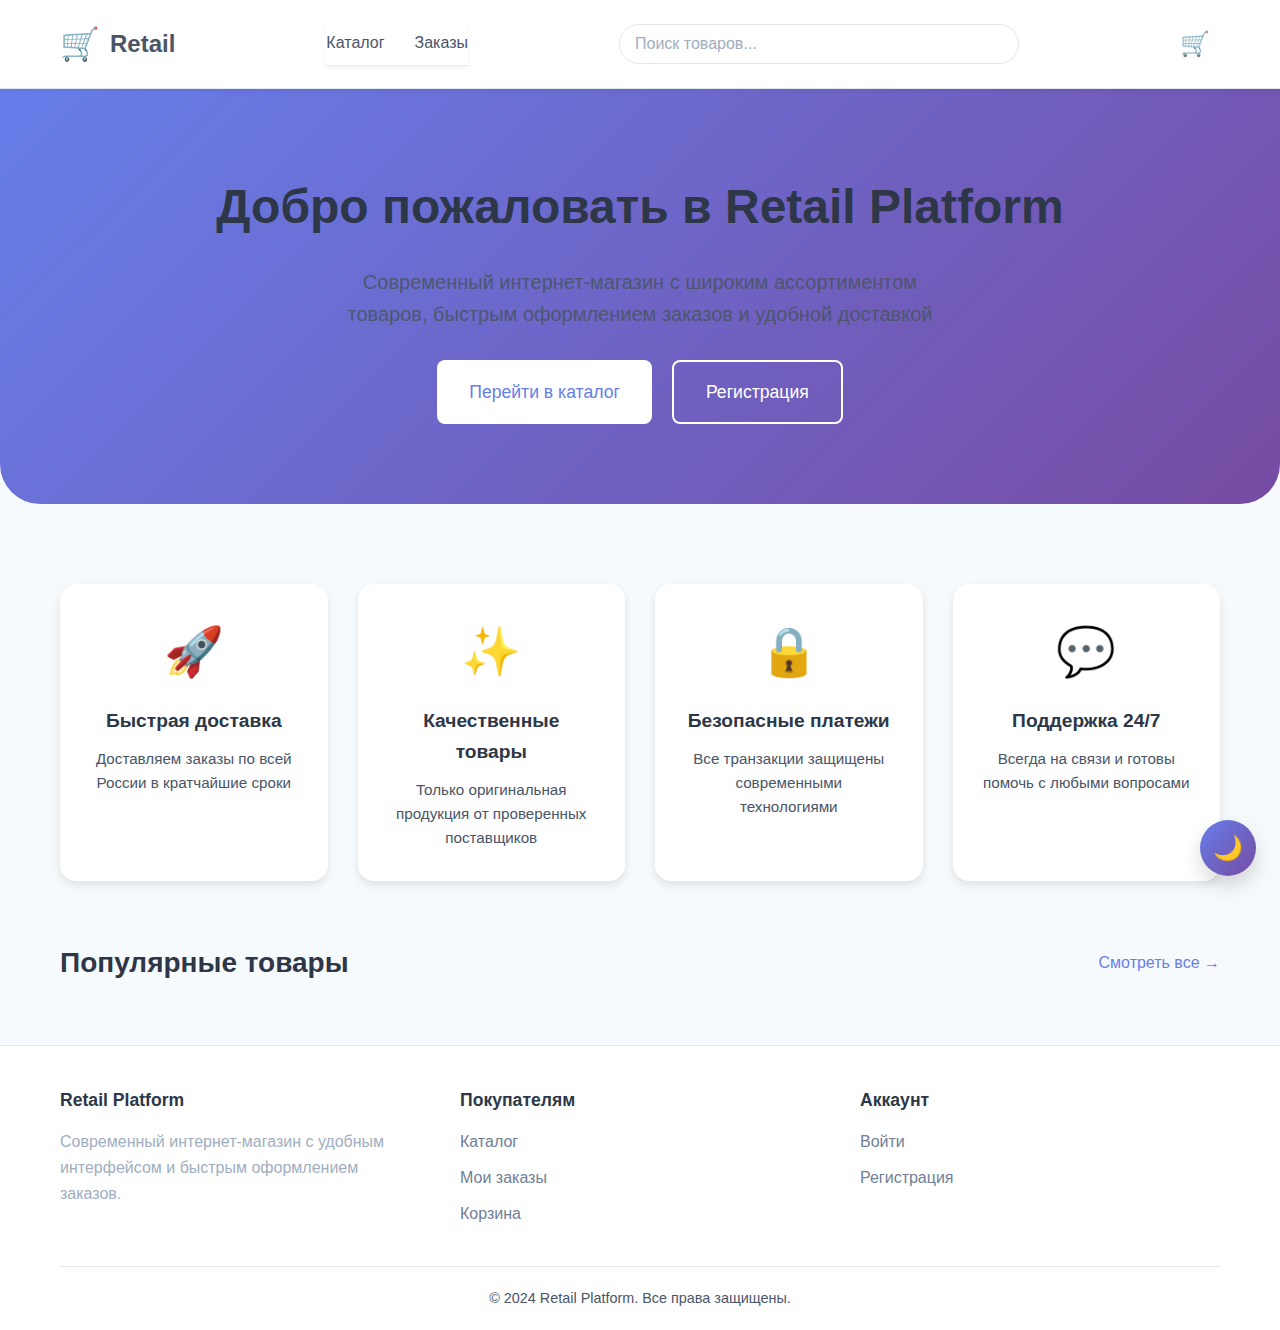
<file: frontend/html/index.html>
<!DOCTYPE html>
<html lang="ru">
<head>
    <meta charset="UTF-8">
    <meta name="viewport" content="width=device-width, initial-scale=1.0">
    <title>Retail Platform - Интернет-магазин</title>

    <!-- Styles -->
    <link rel="stylesheet" href="../css/theme.css">
    <link rel="stylesheet" href="../css/main.css">
    <link rel="stylesheet" href="../css/components.css">

    <style>
        /* Hero Section */
        .hero {
            background: linear-gradient(135deg, var(--bg-gradient-start) 0%, var(--bg-gradient-end) 100%);
            padding: 80px 0;
            text-align: center;
            color: white;
            border-radius: 0 0 40px 40px;
            margin-bottom: 50px;
        }

        .hero-title {
            font-size: 3rem;
            font-weight: 700;
            margin-bottom: 20px;
        }

        .hero-subtitle {
            font-size: 1.25rem;
            opacity: 0.9;
            margin-bottom: 30px;
            max-width: 600px;
            margin-left: auto;
            margin-right: auto;
        }

        .hero-actions {
            display: flex;
            gap: 20px;
            justify-content: center;
            flex-wrap: wrap;
        }

        .hero .btn-primary {
            background: white;
            color: var(--bg-gradient-start);
        }

        .hero .btn-primary:hover {
            transform: translateY(-3px);
            box-shadow: 0 10px 30px rgba(0, 0, 0, 0.2);
        }

        .hero .btn-outline {
            border-color: white;
            color: white;
        }

        .hero .btn-outline:hover {
            background: rgba(255, 255, 255, 0.1);
        }

        /* Features */
        .features {
            display: grid;
            grid-template-columns: repeat(auto-fit, minmax(250px, 1fr));
            gap: 30px;
            margin-bottom: 60px;
        }

        .feature-card {
            text-align: center;
            padding: 30px;
            background: var(--card-bg);
            border-radius: 16px;
            box-shadow: var(--shadow-md);
            transition: all 0.3s ease;
        }

        .feature-card:hover {
            transform: translateY(-5px);
            box-shadow: var(--shadow-lg);
        }

        .feature-icon {
            font-size: 3rem;
            margin-bottom: 15px;
        }

        .feature-title {
            font-size: 1.2rem;
            margin-bottom: 10px;
            color: var(--text-primary);
        }

        .feature-description {
            color: var(--text-secondary);
            font-size: 0.95rem;
        }

        /* Featured Products */
        .section-header {
            display: flex;
            justify-content: space-between;
            align-items: center;
            margin-bottom: 30px;
        }

        .section-title {
            font-size: 1.75rem;
            font-weight: 600;
        }

        .view-all {
            color: var(--color-primary);
            font-weight: 500;
            display: flex;
            align-items: center;
            gap: 5px;
        }

        .view-all:hover {
            text-decoration: underline;
        }

        @media (max-width: 768px) {
            .hero-title {
                font-size: 2rem;
            }

            .hero-subtitle {
                font-size: 1rem;
            }

            .hero {
                padding: 50px 0;
            }
        }
    </style>
</head>
<body>
    <!-- Header -->
    <header class="header" style="position: relative;">
        <div class="container">
            <div class="header-content">
                <a href="index.html" class="logo">
                    <span class="logo-icon">🛒</span>
                    <span>Retail</span>
                </a>

                <nav class="nav">
                    <a href="products.html" class="nav-link">Каталог</a>
                    <a href="orders.html" class="nav-link">Заказы</a>
                </nav>

                <div class="header-search">
                    <input type="text" class="search-input" placeholder="Поиск товаров...">
                </div>

                <div class="user-menu">
                    <a href="cart.html" class="cart-link" title="Корзина">
                        <span class="cart-icon">🛒</span>
                        <span class="cart-badge" style="display: none;">0</span>
                    </a>
                </div>
            </div>
        </div>
    </header>

    <!-- Hero Section -->
    <section class="hero">
        <div class="container">
            <h1 class="hero-title">Добро пожаловать в Retail Platform</h1>
            <p class="hero-subtitle">
                Современный интернет-магазин с широким ассортиментом товаров,
                быстрым оформлением заказов и удобной доставкой
            </p>
            <div class="hero-actions">
                <a href="products.html" class="btn btn-primary btn-lg">
                    Перейти в каталог
                </a>
                <a href="register.html" class="btn btn-outline btn-lg">
                    Регистрация
                </a>
            </div>
        </div>
    </section>

    <!-- Main Content -->
    <main class="main-content">
        <div class="container">
            <!-- Features -->
            <section class="features">
                <div class="feature-card">
                    <div class="feature-icon">🚀</div>
                    <h3 class="feature-title">Быстрая доставка</h3>
                    <p class="feature-description">
                        Доставляем заказы по всей России в кратчайшие сроки
                    </p>
                </div>
                <div class="feature-card">
                    <div class="feature-icon">✨</div>
                    <h3 class="feature-title">Качественные товары</h3>
                    <p class="feature-description">
                        Только оригинальная продукция от проверенных поставщиков
                    </p>
                </div>
                <div class="feature-card">
                    <div class="feature-icon">🔒</div>
                    <h3 class="feature-title">Безопасные платежи</h3>
                    <p class="feature-description">
                        Все транзакции защищены современными технологиями
                    </p>
                </div>
                <div class="feature-card">
                    <div class="feature-icon">💬</div>
                    <h3 class="feature-title">Поддержка 24/7</h3>
                    <p class="feature-description">
                        Всегда на связи и готовы помочь с любыми вопросами
                    </p>
                </div>
            </section>

            <!-- Featured Products -->
            <section class="featured-products">
                <div class="section-header">
                    <h2 class="section-title">Популярные товары</h2>
                    <a href="products.html" class="view-all">
                        Смотреть все →
                    </a>
                </div>
                <div class="products-grid" id="featured-products">
                    <!-- Products will be loaded by JS -->
                </div>
            </section>
        </div>
    </main>

    <!-- Footer -->
    <footer class="footer">
        <div class="container">
            <div class="footer-content">
                <div class="footer-section">
                    <h4>Retail Platform</h4>
                    <p style="color: var(--text-muted); margin-top: 10px;">
                        Современный интернет-магазин с удобным интерфейсом и быстрым оформлением заказов.
                    </p>
                </div>
                <div class="footer-section">
                    <h4>Покупателям</h4>
                    <ul class="footer-links">
                        <li><a href="products.html">Каталог</a></li>
                        <li><a href="orders.html">Мои заказы</a></li>
                        <li><a href="cart.html">Корзина</a></li>
                    </ul>
                </div>
                <div class="footer-section">
                    <h4>Аккаунт</h4>
                    <ul class="footer-links">
                        <li><a href="login.html">Войти</a></li>
                        <li><a href="register.html">Регистрация</a></li>
                    </ul>
                </div>
            </div>
            <div class="footer-bottom">
                <p>&copy; 2024 Retail Platform. Все права защищены.</p>
            </div>
        </div>
    </footer>

    <!-- Scripts -->
    <script src="../js/api.js"></script>
    <script src="../js/utils.js"></script>
    <script src="../js/auth.js"></script>
    <script src="../js/theme.js"></script>

    <script>
        document.addEventListener('DOMContentLoaded', async () => {
            // Initialize auth
            await Auth.init();

            // Update UI
            UI.updateUserMenu();
            UI.updateCartBadge();

            // Load featured products
            await loadFeaturedProducts();
        });

        async function loadFeaturedProducts() {
            const container = document.getElementById('featured-products');
            if (!container) return;

            try {
                const response = await APIService.products.list({
                    page: 1,
                    page_size: 4,
                    in_stock: true
                });

                if (response.items && response.items.length > 0) {
                    container.innerHTML = response.items.map(product => {
                        const imageUrl = product.images && product.images.length > 0
                            ? product.images[0]
                            : 'https://via.placeholder.com/300x300?text=No+Image';

                        return `
                            <div class="product-card" data-product-id="${product.id}">
                                <div class="product-image">
                                    <img src="${Utils.escapeHtml(imageUrl)}" alt="${Utils.escapeHtml(product.name)}" loading="lazy">
                                </div>
                                <div class="product-info">
                                    <h3 class="product-name">
                                        <a href="products.html">${Utils.escapeHtml(product.name)}</a>
                                    </h3>
                                    ${product.description ? `<p class="product-description">${Utils.escapeHtml(Utils.truncate(product.description, 80))}</p>` : ''}
                                    <div class="product-footer">
                                        <span class="product-price">${Utils.formatPrice(product.price)}</span>
                                        <a href="products.html" class="btn btn-primary btn-sm">Подробнее</a>
                                    </div>
                                </div>
                            </div>
                        `;
                    }).join('');
                } else {
                    container.innerHTML = `
                        <div class="empty-state">
                            <p>Товары временно недоступны</p>
                        </div>
                    `;
                }
            } catch (error) {
                console.error('Failed to load featured products:', error);
                container.innerHTML = `
                    <div class="empty-state">
                        <p>Не удалось загрузить товары</p>
                        <a href="products.html" class="btn btn-primary">Перейти в каталог</a>
                    </div>
                `;
            }
        }
    </script>
</body>
</html>
</file>
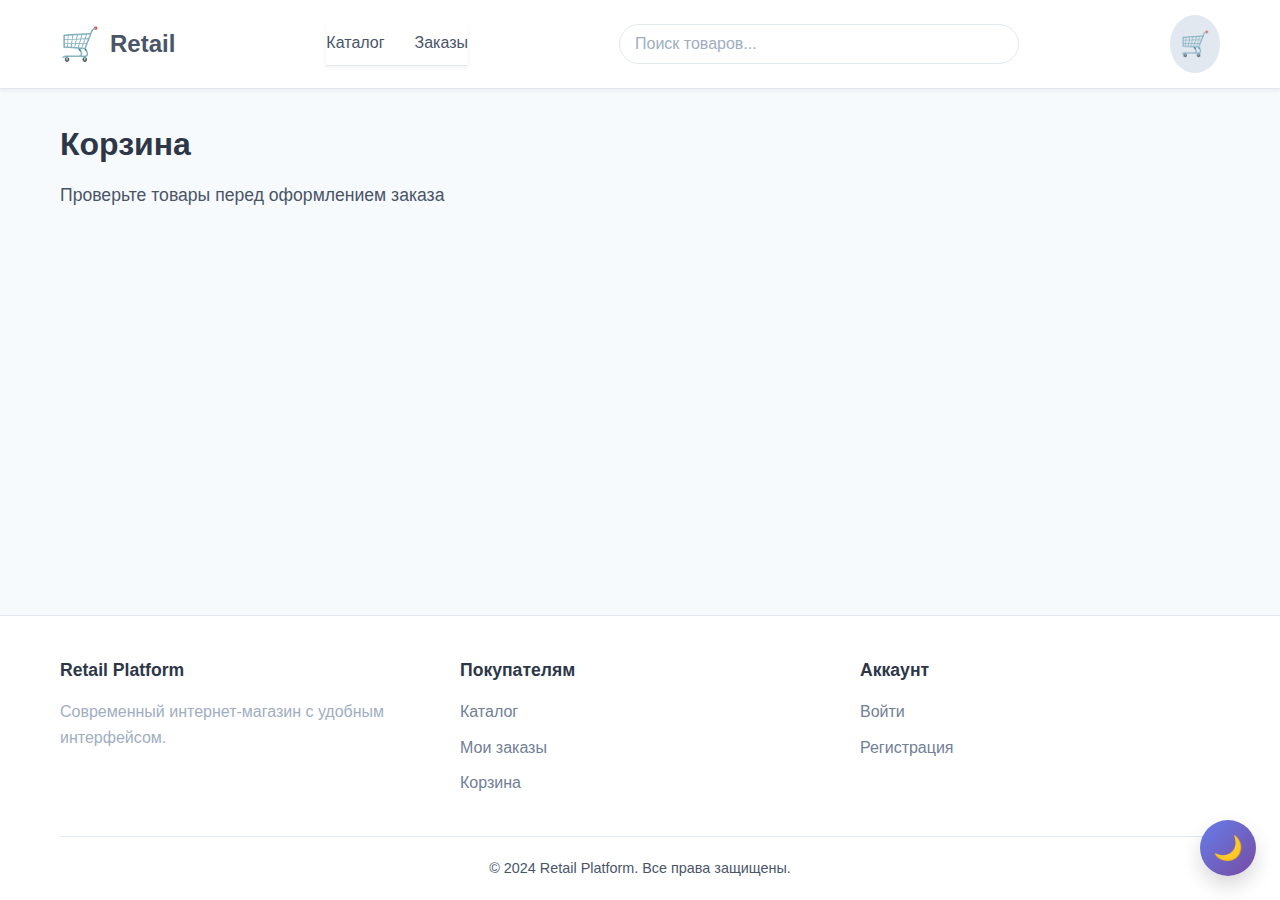
<file: frontend/html/cart.html>
<!DOCTYPE html>
<html lang="ru">
<head>
    <meta charset="UTF-8">
    <meta name="viewport" content="width=device-width, initial-scale=1.0">
    <title>Корзина - Retail Platform</title>

    <!-- Styles -->
    <link rel="stylesheet" href="../css/theme.css">
    <link rel="stylesheet" href="../css/main.css">
    <link rel="stylesheet" href="../css/components.css">
</head>
<body>
    <!-- Header -->
    <header class="header">
        <div class="container">
            <div class="header-content">
                <a href="index.html" class="logo">
                    <span class="logo-icon">🛒</span>
                    <span>Retail</span>
                </a>

                <nav class="nav">
                    <a href="products.html" class="nav-link">Каталог</a>
                    <a href="orders.html" class="nav-link">Заказы</a>
                </nav>

                <div class="header-search">
                    <input type="text" class="search-input" placeholder="Поиск товаров...">
                </div>

                <div class="user-menu">
                    <a href="cart.html" class="cart-link" title="Корзина" style="background: var(--bg-hover);">
                        <span class="cart-icon">🛒</span>
                        <span class="cart-badge" style="display: none;">0</span>
                    </a>
                </div>
            </div>
        </div>
    </header>

    <!-- Main Content -->
    <main class="main-content">
        <div class="container">
            <!-- Page Header -->
            <div class="page-header">
                <h1 class="page-title">Корзина</h1>
                <p class="page-subtitle">Проверьте товары перед оформлением заказа</p>
            </div>

            <!-- Two Column Layout -->
            <div class="two-column-layout">
                <!-- Cart Content -->
                <div class="cart-content">
                    <!-- Cart items will be loaded by JS -->
                </div>

                <!-- Cart Summary -->
                <div class="cart-summary" style="display: none;">
                    <!-- Summary will be rendered by JS -->
                </div>
            </div>
        </div>
    </main>

    <!-- Footer -->
    <footer class="footer">
        <div class="container">
            <div class="footer-content">
                <div class="footer-section">
                    <h4>Retail Platform</h4>
                    <p style="color: var(--text-muted); margin-top: 10px;">
                        Современный интернет-магазин с удобным интерфейсом.
                    </p>
                </div>
                <div class="footer-section">
                    <h4>Покупателям</h4>
                    <ul class="footer-links">
                        <li><a href="products.html">Каталог</a></li>
                        <li><a href="orders.html">Мои заказы</a></li>
                        <li><a href="cart.html">Корзина</a></li>
                    </ul>
                </div>
                <div class="footer-section">
                    <h4>Аккаунт</h4>
                    <ul class="footer-links">
                        <li><a href="login.html">Войти</a></li>
                        <li><a href="register.html">Регистрация</a></li>
                    </ul>
                </div>
            </div>
            <div class="footer-bottom">
                <p>&copy; 2024 Retail Platform. Все права защищены.</p>
            </div>
        </div>
    </footer>

    <!-- Scripts -->
    <script src="../js/api.js"></script>
    <script src="../js/utils.js"></script>
    <script src="../js/auth.js"></script>
    <script src="../js/cart.js"></script>
    <script src="../js/theme.js"></script>

    <script>
        document.addEventListener('DOMContentLoaded', async () => {
            // Check auth
            if (!Auth.requireAuth('login.html')) {
                return;
            }

            // Initialize auth
            await Auth.init();

            // Update UI
            UI.updateUserMenu();
            UI.updateCartBadge();

            // Initialize cart page
            await Cart.init();
        });
    </script>
</body>
</html>
</file>
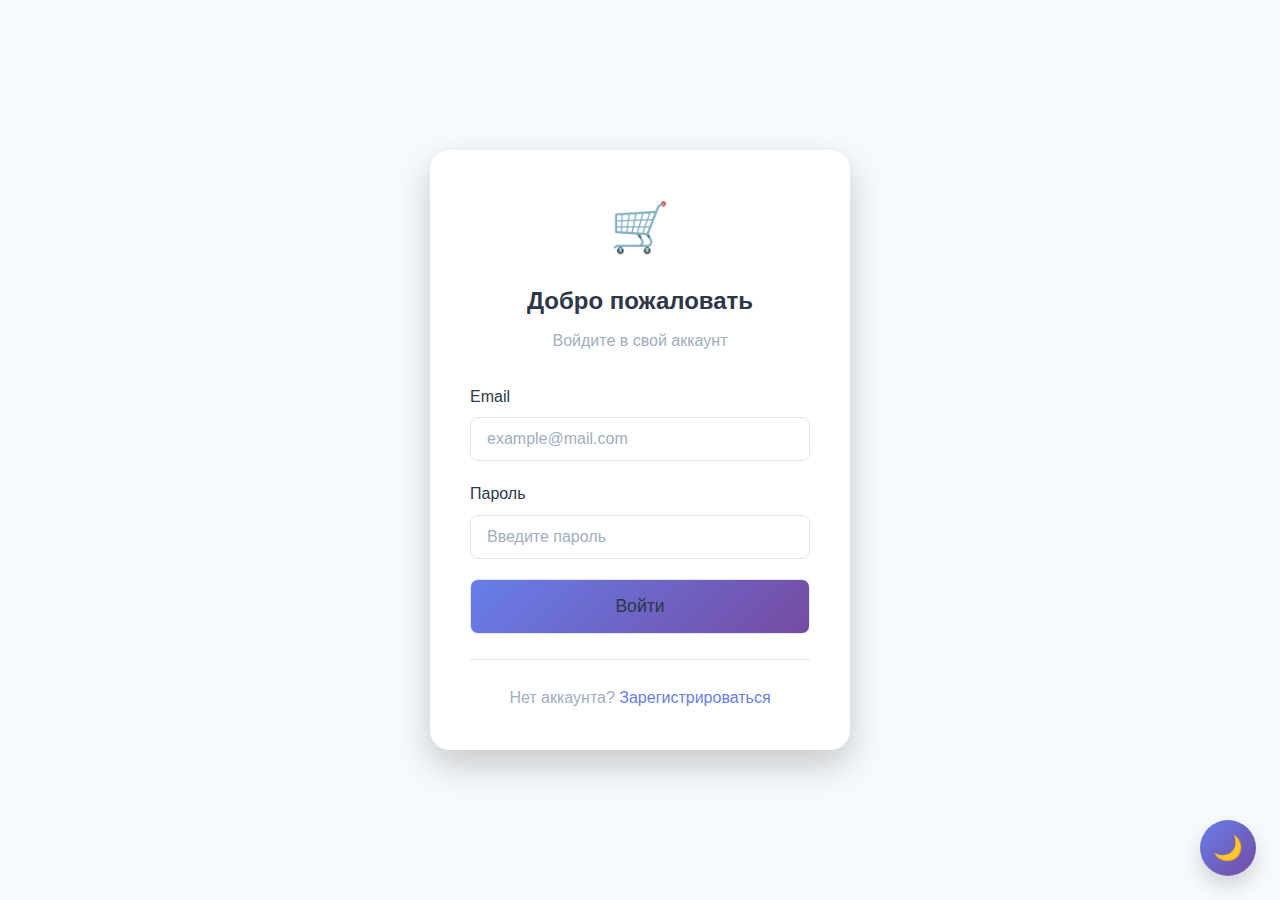
<file: frontend/html/login.html>
<!DOCTYPE html>
<html lang="ru">
<head>
    <meta charset="UTF-8">
    <meta name="viewport" content="width=device-width, initial-scale=1.0">
    <title>Вход - Retail Platform</title>

    <!-- Styles -->
    <link rel="stylesheet" href="../css/theme.css">
    <link rel="stylesheet" href="../css/main.css">
    <link rel="stylesheet" href="../css/components.css">
</head>
<body>
    <div class="auth-container">
        <div class="auth-card">
            <div class="auth-header">
                <div class="auth-logo">🛒</div>
                <h1 class="auth-title">Добро пожаловать</h1>
                <p class="auth-subtitle">Войдите в свой аккаунт</p>
            </div>

            <form id="login-form" onsubmit="handleLoginForm(event)">
                <div class="form-group">
                    <label for="email">Email</label>
                    <input type="email" id="email" name="email"
                           placeholder="example@mail.com" required
                           autocomplete="email">
                </div>

                <div class="form-group">
                    <label for="password">Пароль</label>
                    <input type="password" id="password" name="password"
                           placeholder="Введите пароль" required
                           autocomplete="current-password">
                </div>

                <button type="submit" class="btn btn-primary btn-block btn-lg">
                    Войти
                </button>
            </form>

            <div class="auth-footer">
                Нет аккаунта? <a href="register.html">Зарегистрироваться</a>
            </div>
        </div>
    </div>

    <!-- Scripts -->
    <script src="../js/api.js"></script>
    <script src="../js/utils.js"></script>
    <script src="../js/auth.js"></script>
    <script src="../js/theme.js"></script>

    <script>
        // Redirect if already authenticated
        document.addEventListener('DOMContentLoaded', () => {
            Auth.redirectIfAuthenticated('products.html');
        });
    </script>
</body>
</html>
</file>
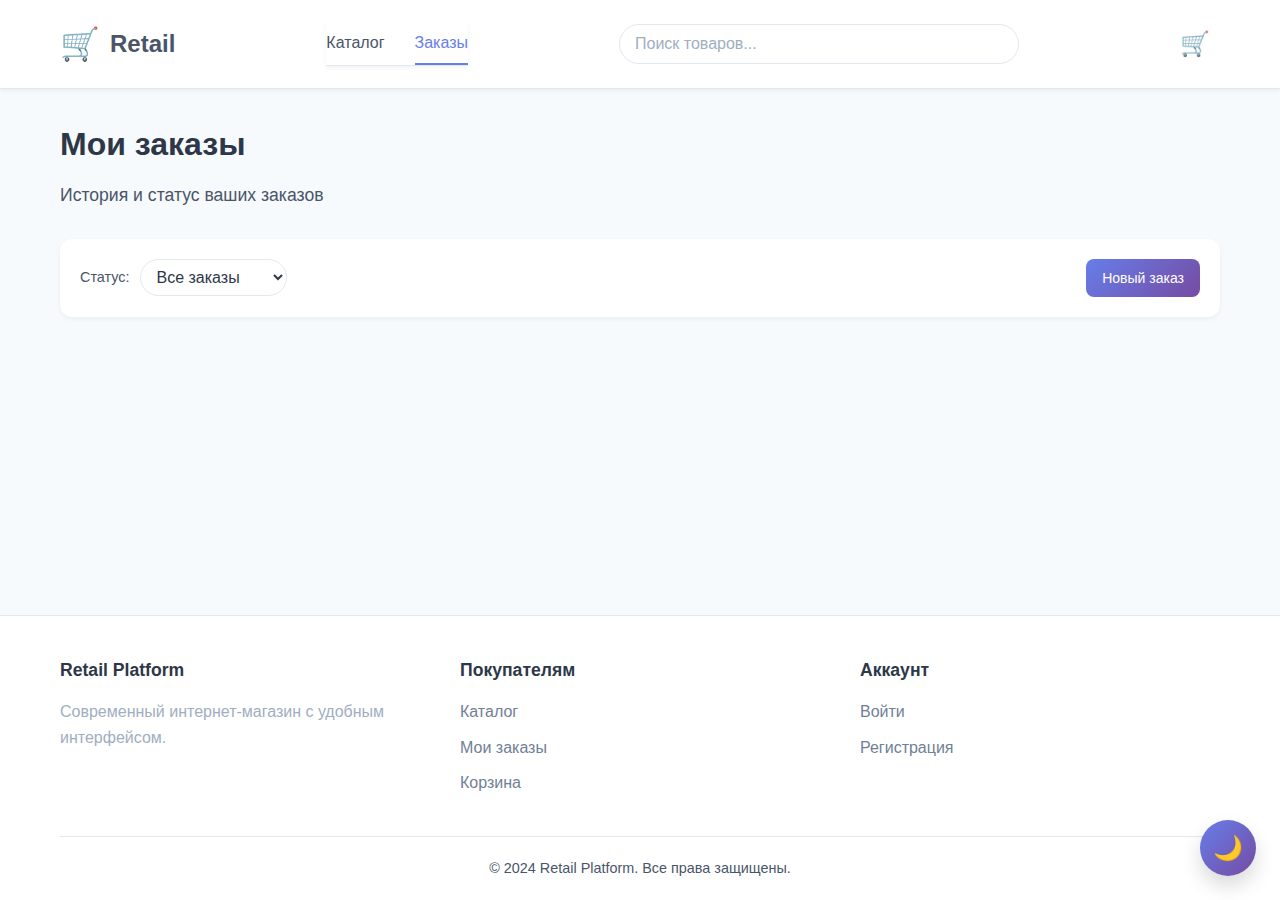
<file: frontend/html/orders.html>
<!DOCTYPE html>
<html lang="ru">
<head>
    <meta charset="UTF-8">
    <meta name="viewport" content="width=device-width, initial-scale=1.0">
    <title>Мои заказы - Retail Platform</title>

    <!-- Styles -->
    <link rel="stylesheet" href="../css/theme.css">
    <link rel="stylesheet" href="../css/main.css">
    <link rel="stylesheet" href="../css/components.css">
</head>
<body>
    <!-- Header -->
    <header class="header">
        <div class="container">
            <div class="header-content">
                <a href="index.html" class="logo">
                    <span class="logo-icon">🛒</span>
                    <span>Retail</span>
                </a>

                <nav class="nav">
                    <a href="products.html" class="nav-link">Каталог</a>
                    <a href="orders.html" class="nav-link active">Заказы</a>
                </nav>

                <div class="header-search">
                    <input type="text" class="search-input" placeholder="Поиск товаров...">
                </div>

                <div class="user-menu">
                    <a href="cart.html" class="cart-link" title="Корзина">
                        <span class="cart-icon">🛒</span>
                        <span class="cart-badge" style="display: none;">0</span>
                    </a>
                </div>
            </div>
        </div>
    </header>

    <!-- Main Content -->
    <main class="main-content">
        <div class="container">
            <!-- Page Header -->
            <div class="page-header">
                <h1 class="page-title">Мои заказы</h1>
                <p class="page-subtitle">История и статус ваших заказов</p>
            </div>

            <!-- Filter Bar -->
            <div class="filter-bar">
                <div class="filter-group">
                    <label class="filter-label">Статус:</label>
                    <select id="status-filter" class="search-input" style="width: auto; padding: 8px 12px;">
                        <option value="">Все заказы</option>
                        <option value="pending">Ожидает</option>
                        <option value="confirmed">Подтвержден</option>
                        <option value="processing">В обработке</option>
                        <option value="shipped">Отправлен</option>
                        <option value="delivered">Доставлен</option>
                        <option value="cancelled">Отменен</option>
                    </select>
                </div>

                <div class="filter-group" style="margin-left: auto;">
                    <a href="products.html" class="btn btn-primary btn-sm">
                        Новый заказ
                    </a>
                </div>
            </div>

            <!-- Orders List -->
            <div class="orders-list">
                <!-- Orders will be loaded by JS -->
            </div>

            <!-- Pagination -->
            <div class="pagination">
                <!-- Pagination will be rendered by JS -->
            </div>
        </div>
    </main>

    <!-- Footer -->
    <footer class="footer">
        <div class="container">
            <div class="footer-content">
                <div class="footer-section">
                    <h4>Retail Platform</h4>
                    <p style="color: var(--text-muted); margin-top: 10px;">
                        Современный интернет-магазин с удобным интерфейсом.
                    </p>
                </div>
                <div class="footer-section">
                    <h4>Покупателям</h4>
                    <ul class="footer-links">
                        <li><a href="products.html">Каталог</a></li>
                        <li><a href="orders.html">Мои заказы</a></li>
                        <li><a href="cart.html">Корзина</a></li>
                    </ul>
                </div>
                <div class="footer-section">
                    <h4>Аккаунт</h4>
                    <ul class="footer-links">
                        <li><a href="login.html">Войти</a></li>
                        <li><a href="register.html">Регистрация</a></li>
                    </ul>
                </div>
            </div>
            <div class="footer-bottom">
                <p>&copy; 2024 Retail Platform. Все права защищены.</p>
            </div>
        </div>
    </footer>

    <!-- Scripts -->
    <script src="../js/api.js"></script>
    <script src="../js/utils.js"></script>
    <script src="../js/auth.js"></script>
    <script src="../js/orders.js"></script>
    <script src="../js/theme.js"></script>

    <script>
        document.addEventListener('DOMContentLoaded', async () => {
            // Check auth
            if (!Auth.requireAuth('login.html')) {
                return;
            }

            // Initialize auth
            await Auth.init();

            // Update UI
            UI.updateUserMenu();
            UI.updateCartBadge();

            // Initialize orders page
            await Orders.init();
        });
    </script>
</body>
</html>
</file>
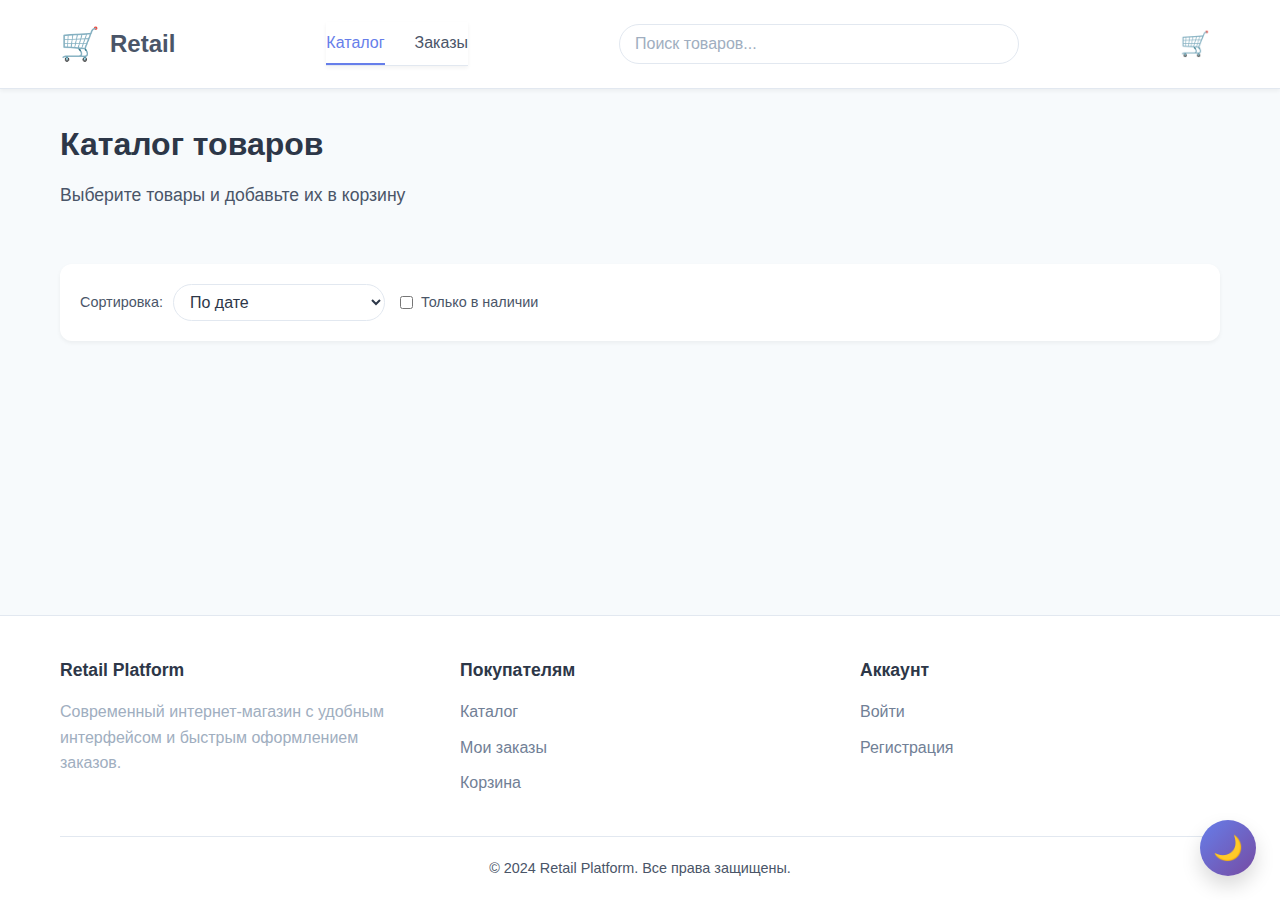
<file: frontend/html/products.html>
<!DOCTYPE html>
<html lang="ru">
<head>
    <meta charset="UTF-8">
    <meta name="viewport" content="width=device-width, initial-scale=1.0">
    <title>Каталог товаров - Retail Platform</title>

    <!-- Styles -->
    <link rel="stylesheet" href="../css/theme.css">
    <link rel="stylesheet" href="../css/main.css">
    <link rel="stylesheet" href="../css/components.css">
</head>
<body>
    <!-- Header -->
    <header class="header">
        <div class="container">
            <div class="header-content">
                <a href="index.html" class="logo">
                    <span class="logo-icon">🛒</span>
                    <span>Retail</span>
                </a>

                <nav class="nav">
                    <a href="products.html" class="nav-link active">Каталог</a>
                    <a href="orders.html" class="nav-link">Заказы</a>
                </nav>

                <div class="header-search">
                    <input type="text" id="search-input" class="search-input"
                           placeholder="Поиск товаров...">
                </div>

                <div class="user-menu">
                    <a href="cart.html" class="cart-link" title="Корзина">
                        <span class="cart-icon">🛒</span>
                        <span class="cart-badge" style="display: none;">0</span>
                    </a>
                    <!-- User menu will be populated by JS -->
                </div>
            </div>
        </div>
    </header>

    <!-- Main Content -->
    <main class="main-content">
        <div class="container">
            <!-- Page Header -->
            <div class="page-header">
                <h1 class="page-title">Каталог товаров</h1>
                <p class="page-subtitle">Выберите товары и добавьте их в корзину</p>
            </div>

            <!-- Categories Filter -->
            <div class="categories-filter">
                <!-- Categories will be loaded by JS -->
            </div>

            <!-- Filter Bar -->
            <div class="filter-bar">
                <div class="filter-group">
                    <label class="filter-label">Сортировка:</label>
                    <select id="sort-select" class="search-input" style="width: auto; padding: 8px 12px;">
                        <option value="created">По дате</option>
                        <option value="name">По названию</option>
                        <option value="price_asc">Цена: по возрастанию</option>
                        <option value="price_desc">Цена: по убыванию</option>
                    </select>
                </div>

                <div class="filter-group">
                    <label class="filter-label" style="display: flex; align-items: center; gap: 8px; cursor: pointer;">
                        <input type="checkbox" id="in-stock-filter">
                        Только в наличии
                    </label>
                </div>

                <div class="filter-group" style="margin-left: auto;">
                    <span class="results-info" style="color: var(--text-muted);"></span>
                </div>
            </div>

            <!-- Products Grid -->
            <div class="products-grid">
                <!-- Products will be loaded by JS -->
            </div>

            <!-- Pagination -->
            <div class="pagination">
                <!-- Pagination will be rendered by JS -->
            </div>
        </div>
    </main>

    <!-- Footer -->
    <footer class="footer">
        <div class="container">
            <div class="footer-content">
                <div class="footer-section">
                    <h4>Retail Platform</h4>
                    <p style="color: var(--text-muted); margin-top: 10px;">
                        Современный интернет-магазин с удобным интерфейсом и быстрым оформлением заказов.
                    </p>
                </div>
                <div class="footer-section">
                    <h4>Покупателям</h4>
                    <ul class="footer-links">
                        <li><a href="products.html">Каталог</a></li>
                        <li><a href="orders.html">Мои заказы</a></li>
                        <li><a href="cart.html">Корзина</a></li>
                    </ul>
                </div>
                <div class="footer-section">
                    <h4>Аккаунт</h4>
                    <ul class="footer-links">
                        <li><a href="login.html">Войти</a></li>
                        <li><a href="register.html">Регистрация</a></li>
                    </ul>
                </div>
            </div>
            <div class="footer-bottom">
                <p>&copy; 2024 Retail Platform. Все права защищены.</p>
            </div>
        </div>
    </footer>

    <!-- Scripts -->
    <script src="../js/api.js"></script>
    <script src="../js/utils.js"></script>
    <script src="../js/auth.js"></script>
    <script src="../js/products.js"></script>
    <script src="../js/theme.js"></script>

    <script>
        document.addEventListener('DOMContentLoaded', async () => {
            // Initialize auth
            await Auth.init();

            // Update UI based on auth state
            UI.updateUserMenu();
            UI.updateCartBadge();

            // Initialize products page
            await Products.init();
        });
    </script>
</body>
</html>
</file>
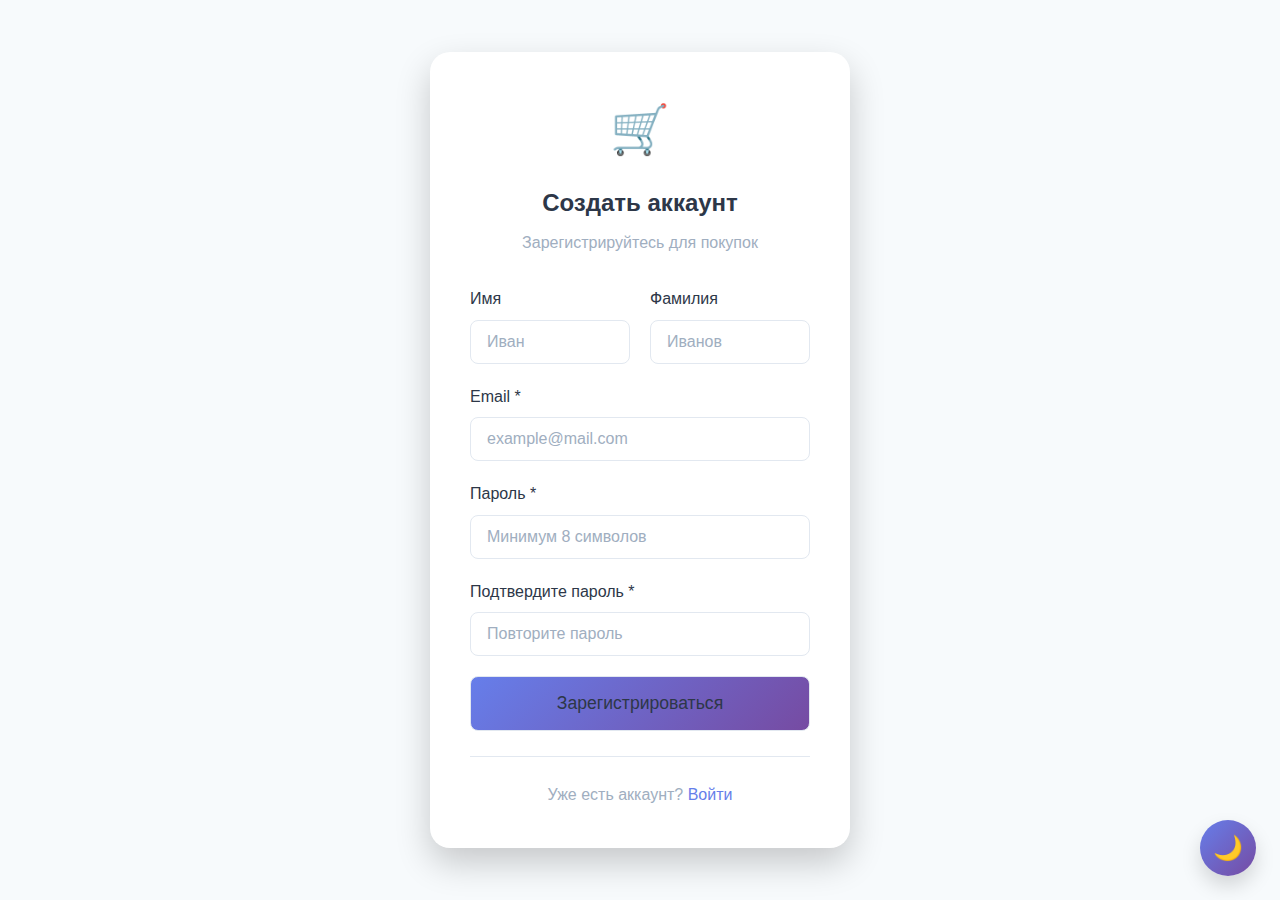
<file: frontend/html/register.html>
<!DOCTYPE html>
<html lang="ru">
<head>
    <meta charset="UTF-8">
    <meta name="viewport" content="width=device-width, initial-scale=1.0">
    <title>Регистрация - Retail Platform</title>

    <!-- Styles -->
    <link rel="stylesheet" href="../css/theme.css">
    <link rel="stylesheet" href="../css/main.css">
    <link rel="stylesheet" href="../css/components.css">
</head>
<body>
    <div class="auth-container">
        <div class="auth-card">
            <div class="auth-header">
                <div class="auth-logo">🛒</div>
                <h1 class="auth-title">Создать аккаунт</h1>
                <p class="auth-subtitle">Зарегистрируйтесь для покупок</p>
            </div>

            <form id="register-form" onsubmit="handleRegisterForm(event)">
                <div class="form-row">
                    <div class="form-group">
                        <label for="first_name">Имя</label>
                        <input type="text" id="first_name" name="first_name"
                               placeholder="Иван" autocomplete="given-name">
                    </div>
                    <div class="form-group">
                        <label for="last_name">Фамилия</label>
                        <input type="text" id="last_name" name="last_name"
                               placeholder="Иванов" autocomplete="family-name">
                    </div>
                </div>

                <div class="form-group">
                    <label for="email">Email *</label>
                    <input type="email" id="email" name="email"
                           placeholder="example@mail.com" required
                           autocomplete="email">
                </div>

                <div class="form-group">
                    <label for="password">Пароль *</label>
                    <input type="password" id="password" name="password"
                           placeholder="Минимум 8 символов" required
                           autocomplete="new-password" minlength="8">
                </div>

                <div class="form-group">
                    <label for="confirm_password">Подтвердите пароль *</label>
                    <input type="password" id="confirm_password" name="confirm_password"
                           placeholder="Повторите пароль" required
                           autocomplete="new-password">
                </div>

                <button type="submit" class="btn btn-primary btn-block btn-lg">
                    Зарегистрироваться
                </button>
            </form>

            <div class="auth-footer">
                Уже есть аккаунт? <a href="login.html">Войти</a>
            </div>
        </div>
    </div>

    <!-- Scripts -->
    <script src="../js/api.js"></script>
    <script src="../js/utils.js"></script>
    <script src="../js/auth.js"></script>
    <script src="../js/theme.js"></script>

    <script>
        // Redirect if already authenticated
        document.addEventListener('DOMContentLoaded', () => {
            Auth.redirectIfAuthenticated('products.html');
        });
    </script>
</body>
</html>
</file>
<file: frontend/css/theme.css>
/**
 * Theme Styles - Темная и светлая тема
 */

/* ========== CSS ПЕРЕМЕННЫЕ ========== */

/* Светлая тема (по умолчанию в переменных) */
:root {
    /* Основные цвета */
    --color-primary: #667eea;
    --color-primary-hover: #5a67d8;
    --color-secondary: #764ba2;
    --color-success: #48bb78;
    --color-danger: #f56565;
    --color-warning: #ed8936;
    --color-info: #4299e1;

    /* Фон */
    --bg-primary: #f7fafc;
    --bg-secondary: #ffffff;
    --bg-tertiary: #edf2f7;
    --bg-hover: #e2e8f0;
    --bg-gradient-start: #667eea;
    --bg-gradient-end: #764ba2;

    /* Текст */
    --text-primary: #2d3748;
    --text-secondary: #4a5568;
    --text-tertiary: #718096;
    --text-muted: #a0aec0;
    --text-inverse: #ffffff;

    /* Границы */
    --border-color: #e2e8f0;
    --border-color-hover: #cbd5e0;

    /* Тени */
    --shadow-sm: 0 2px 4px rgba(0, 0, 0, 0.05);
    --shadow-md: 0 4px 8px rgba(0, 0, 0, 0.1);
    --shadow-lg: 0 10px 20px rgba(0, 0, 0, 0.15);
    --shadow-xl: 0 15px 35px rgba(0, 0, 0, 0.2);
    
    /* Специфичные элементы */
    --card-bg: #ffffff;
    --input-bg: #ffffff;
    --input-border: #e2e8f0;
    --input-focus-border: #667eea;
    --table-stripe: #f7fafc;
    --table-hover: #edf2f7;
}

/* ========== ТЕМНАЯ ТЕМА ========== */
[data-theme="dark"] {
    /* Основные цвета (немного приглушенные) */
    --color-primary: #7c3aed;
    --color-primary-hover: #6d28d9;
    --color-secondary: #8b5cf6;
    --color-success: #10b981;
    --color-danger: #ef4444;
    --color-warning: #f59e0b;
    --color-info: #3b82f6;

    /* Фон */
    --bg-primary: #0f172a;
    --bg-secondary: #1e293b;
    --bg-tertiary: #334155;
    --bg-hover: #475569;
    --bg-gradient-start: #7c3aed;
    --bg-gradient-end: #8b5cf6;

    /* Текст */
    --text-primary: #f1f5f9;
    --text-secondary: #e2e8f0;
    --text-tertiary: #cbd5e0;
    --text-muted: #94a3b8;
    --text-inverse: #0f172a;

    /* Границы */
    --border-color: #334155;
    --border-color-hover: #475569;

    /* Тени (более мягкие для темной темы) */
    --shadow-sm: 0 2px 4px rgba(0, 0, 0, 0.3);
    --shadow-md: 0 4px 8px rgba(0, 0, 0, 0.4);
    --shadow-lg: 0 10px 20px rgba(0, 0, 0, 0.5);
    --shadow-xl: 0 15px 35px rgba(0, 0, 0, 0.6);

    /* Специфичные элементы */
    --card-bg: #1e293b;
    --input-bg: #334155;
    --input-border: #475569;
    --input-focus-border: #7c3aed;
    --table-stripe: #1e293b;
    --table-hover: #334155;
}

/* ========== КНОПКА ПЕРЕКЛЮЧЕНИЯ ТЕМЫ ========== */
.theme-toggle {
    position: fixed;
    bottom: 24px;
    right: 24px;
    width: 56px;
    height: 56px;
    border-radius: 50%;
    background: var(--bg-gradient-start);
    background: linear-gradient(135deg, var(--bg-gradient-start) 0%, var(--bg-gradient-end) 100%);
    border: none;
    color: var(--text-inverse);
    font-size: 24px;
    cursor: pointer;
    box-shadow: var(--shadow-lg);
    transition: all 0.3s cubic-bezier(0.4, 0, 0.2, 1);
    z-index: 9999;
    display: flex;
    align-items: center;
    justify-content: center;
}

.theme-toggle:hover {
    transform: translateY(-4px) scale(1.05);
    box-shadow: var(--shadow-xl);
}

.theme-toggle:active {
    transform: translateY(-2px) scale(1.02);
}

/* ========== ПРИМЕНЕНИЕ ПЕРЕМЕННЫХ К ЭЛЕМЕНТАМ ========== */

/* Базовые стили */
body {
    background-color: var(--bg-primary);
    color: var(--text-primary);
    transition: background-color 0.3s ease, color 0.3s ease;
}

/* Карточки */
.card,
.mentor-card,
.stat-card,
.work-card,
.record-item {
    background: var(--card-bg);
    border: 1px solid var(--border-color);
    box-shadow: var(--shadow-md);
    transition: all 0.3s ease;
}

.card:hover,
.mentor-card:hover,
.work-card:hover {
    border-color: var(--border-color-hover);
    box-shadow: var(--shadow-lg);
}

/* Заголовки */
h1, h2, h3, h4, h5, h6 {
    color: var(--text-primary);
}

/* Текст */
p, span, label {
    color: var(--text-secondary);
}

.text-muted,
.subtitle,
.description {
    color: var(--text-muted);
}

/* Ссылки */
a {
    color: var(--color-primary);
    transition: color 0.3s ease;
}

a:hover {
    color: var(--color-primary-hover);
}

a:visited {
    color: var(--color-secondary);
}

/* Div и контейнеры */
div {
    color: inherit;
}

.container,
.section,
.content {
    color: var(--text-primary);
}

/* Формы */
input,
textarea,
select {
    background-color: var(--input-bg);
    border: 1px solid var(--input-border);
    color: var(--text-primary);
    transition: all 0.3s ease;
}

input:focus,
textarea:focus,
select:focus {
    border-color: var(--input-focus-border);
    background-color: var(--input-bg);
}

input::placeholder,
textarea::placeholder {
    color: var(--text-muted);
}

/* Таблицы */
table {
    background-color: var(--card-bg);
    color: var(--text-primary);
}

thead {
    background-color: var(--bg-tertiary);
    color: var(--text-primary) !important;
}

thead th {
    color: var(--text-primary) !important;
}

tbody tr {
    color: var(--text-secondary);
}

tbody tr:nth-child(even) {
    background-color: var(--table-stripe);
}

tbody tr:hover {
    background-color: var(--table-hover);
}

td, th {
    border-color: var(--border-color);
    color: var(--text-primary);
}

td {
    color: var(--text-secondary);
}

/* Навигация */
.nav,
.navbar,
.header {
    background-color: var(--card-bg);
    border-bottom: 1px solid var(--border-color);
    box-shadow: var(--shadow-sm);
}

.nav-link {
    color: var(--text-secondary);
    transition: color 0.3s ease;
}

.nav-link:hover,
.nav-link.active {
    color: var(--color-primary);
}

/* Боковая панель */
.sidebar {
    background-color: var(--bg-secondary);
    border-right: 1px solid var(--border-color);
}

/* Футер */
.footer {
    background-color: var(--card-bg);
    border-top: 1px solid var(--border-color);
    color: var(--text-tertiary);
}

/* Модальные окна */
.modal-content,
.popup {
    background-color: var(--card-bg);
    border: 1px solid var(--border-color);
    box-shadow: var(--shadow-xl);
}

.modal-header {
    border-bottom: 1px solid var(--border-color);
}

.modal-footer {
    border-top: 1px solid var(--border-color);
}

/* Dropdown меню */
.dropdown-menu {
    background-color: var(--card-bg);
    border: 1px solid var(--border-color);
    box-shadow: var(--shadow-lg);
}

.dropdown-item {
    color: var(--text-secondary);
}

.dropdown-item:hover {
    background-color: var(--bg-hover);
    color: var(--text-primary);
}

/* Бейджи */
.badge {
    background-color: var(--bg-tertiary);
    color: var(--text-primary);
    border: 1px solid var(--border-color);
}

/* Empty states */
.empty-state {
    background-color: var(--card-bg);
    color: var(--text-secondary);
}

.empty-state h3 {
    color: var(--text-primary);
}

.empty-state-content {
    background-color: var(--card-bg);
}

/* Алерты */
.alert {
    border: 1px solid var(--border-color);
}

/* Кнопки */
button:not(.theme-toggle) {
    background-color: var(--bg-tertiary);
    color: var(--text-primary);
    border: 1px solid var(--border-color);
    transition: all 0.3s ease;
}

button:not(.theme-toggle):hover {
    background-color: var(--bg-hover);
    border-color: var(--border-color-hover);
}

/* Кнопки с классами (не перезаписываем их стили) */
.btn,
.btn-primary,
.btn-secondary,
.btn-danger,
.btn-success,
.action-btn,
.logout-btn {
    /* Эти кнопки используют свои стили, не трогаем */
}

/* Кнопки фильтров */
.filter-btn {
    background-color: var(--bg-tertiary);
    color: var(--text-secondary);
    border: 1px solid var(--border-color);
}

.filter-btn.active {
    background-color: var(--color-primary);
    color: var(--text-inverse);
    border-color: var(--color-primary);
}

.filter-btn:hover:not(.active) {
    background-color: var(--bg-hover);
}

/* Эмодзи - улучшение видимости на темном фоне */
[data-theme="dark"] button {
    /* Эмодзи в кнопках будут лучше видны */
    font-family: -apple-system, BlinkMacSystemFont, 'Segoe UI', Roboto, 'Segoe UI Emoji', 'Segoe UI Symbol', sans-serif;
}

[data-theme="dark"] .stat-icon,
[data-theme="dark"] .empty-state-icon,
[data-theme="dark"] .quick-stat-icon {
    /* Эмодзи иконки с легким свечением */
    filter: brightness(1.2);
    text-shadow: 0 0 8px rgba(255, 255, 255, 0.3);
}

/* Скроллбар (для webkit браузеров) */
::-webkit-scrollbar {
    width: 10px;
    height: 10px;
}

::-webkit-scrollbar-track {
    background: var(--bg-secondary);
}

::-webkit-scrollbar-thumb {
    background: var(--bg-tertiary);
    border-radius: 5px;
}

::-webkit-scrollbar-thumb:hover {
    background: var(--bg-hover);
}

/* Плавный переход для всех элементов */
* {
    transition-property: background-color, border-color, color, box-shadow;
    transition-duration: 0.3s;
    transition-timing-function: ease;
}

/* Исключения (элементы, которые не должны иметь transition) */
*:not(.theme-toggle):not(input):not(textarea):not(select):not(button) {
    transition-property: background-color, border-color, color;
}

/* Дополнительные элементы */
.actions,
.action-buttons {
    color: var(--text-primary);
}

.section-header {
    color: var(--text-primary);
}

.section-header h2 {
    color: var(--text-primary);
}

.link {
    color: var(--color-primary);
}

.link:hover {
    color: var(--color-primary-hover);
}

/* Статистические карточки */
.stats-grid {
    color: var(--text-primary);
}

.stat-value {
    color: var(--color-primary);
}

.stat-label {
    color: var(--text-muted);
}

/* Профиль ментора */
.mentor-info,
.mentor-profile {
    color: var(--text-primary);
}

/* Формы поиска */
.search-box,
.search-input {
    background-color: var(--input-bg);
    color: var(--text-primary);
    border-color: var(--input-border);
}

/* Загрузка */
.loading {
    color: var(--text-muted);
}

/* Работы */
.works-list,
.work-item {
    background-color: var(--card-bg);
    color: var(--text-secondary);
}
</file>
<file: frontend/css/components.css>
/**
 * Components Styles - Стили компонентов
 */

/* ========== BUTTONS ========== */

.btn {
    display: inline-flex;
    align-items: center;
    justify-content: center;
    gap: 8px;
    padding: 12px 24px;
    border-radius: 8px;
    font-weight: 500;
    font-size: 1rem;
    border: none;
    cursor: pointer;
    transition: all 0.3s ease;
    text-decoration: none;
}

.btn:disabled {
    opacity: 0.6;
    cursor: not-allowed;
}

.btn-primary {
    background: linear-gradient(135deg, var(--bg-gradient-start) 0%, var(--bg-gradient-end) 100%);
    color: white;
}

.btn-primary:hover:not(:disabled) {
    transform: translateY(-2px);
    box-shadow: 0 4px 15px rgba(102, 126, 234, 0.4);
}

.btn-secondary,
.btn-outline {
    background: transparent;
    border: 2px solid var(--border-color);
    color: var(--text-primary);
}

.btn-secondary:hover:not(:disabled),
.btn-outline:hover:not(:disabled) {
    border-color: var(--color-primary);
    color: var(--color-primary);
}

.btn-danger {
    background: var(--color-danger);
    color: white;
}

.btn-danger:hover:not(:disabled) {
    background: #e53e3e;
}

.btn-success {
    background: var(--color-success);
    color: white;
}

.btn-sm {
    padding: 8px 16px;
    font-size: 0.875rem;
}

.btn-lg {
    padding: 16px 32px;
    font-size: 1.1rem;
}

.btn-block {
    width: 100%;
}

/* ========== FORMS ========== */

.form-group {
    margin-bottom: 20px;
}

.form-group label {
    display: block;
    margin-bottom: 8px;
    font-weight: 500;
    color: var(--text-primary);
}

.form-group input,
.form-group textarea,
.form-group select {
    width: 100%;
    padding: 12px 16px;
    border-radius: 8px;
    border: 1px solid var(--input-border);
    background-color: var(--input-bg);
    color: var(--text-primary);
    transition: all 0.3s ease;
}

.form-group input:focus,
.form-group textarea:focus,
.form-group select:focus {
    outline: none;
    border-color: var(--input-focus-border);
    box-shadow: 0 0 0 3px rgba(102, 126, 234, 0.2);
}

.form-group input.input-error,
.form-group textarea.input-error {
    border-color: var(--color-danger);
}

.field-error {
    display: block;
    margin-top: 6px;
    color: var(--color-danger);
    font-size: 0.875rem;
}

.form-row {
    display: grid;
    grid-template-columns: 1fr 1fr;
    gap: 20px;
}

@media (max-width: 480px) {
    .form-row {
        grid-template-columns: 1fr;
    }
}

/* ========== CARDS ========== */

.card {
    background: var(--card-bg);
    border-radius: 16px;
    padding: 24px;
    box-shadow: var(--shadow-md);
    transition: all 0.3s ease;
}

.card:hover {
    box-shadow: var(--shadow-lg);
}

.card-header {
    margin-bottom: 20px;
    padding-bottom: 15px;
    border-bottom: 1px solid var(--border-color);
}

.card-title {
    font-size: 1.25rem;
    font-weight: 600;
}

/* ========== PRODUCT CARD ========== */

.product-card {
    background: var(--card-bg);
    border-radius: 16px;
    overflow: hidden;
    box-shadow: var(--shadow-md);
    transition: all 0.3s ease;
}

.product-card:hover {
    transform: translateY(-5px);
    box-shadow: var(--shadow-lg);
}

.product-card.out-of-stock {
    opacity: 0.7;
}

.product-image {
    position: relative;
    aspect-ratio: 1;
    overflow: hidden;
    background-color: var(--bg-tertiary);
}

.product-image img {
    width: 100%;
    height: 100%;
    object-fit: cover;
    transition: transform 0.3s ease;
}

.product-card:hover .product-image img {
    transform: scale(1.05);
}

.product-badge {
    position: absolute;
    top: 10px;
    left: 10px;
    padding: 5px 12px;
    border-radius: 20px;
    font-size: 0.75rem;
    font-weight: 600;
}

.badge-out {
    background: var(--color-danger);
    color: white;
}

.badge-low {
    background: var(--color-warning);
    color: white;
}

.product-info {
    padding: 20px;
}

.product-category {
    font-size: 0.8rem;
    color: var(--text-muted);
    text-transform: uppercase;
    letter-spacing: 0.5px;
}

.product-name {
    margin: 8px 0;
    font-size: 1.1rem;
    font-weight: 600;
    line-height: 1.4;
}

.product-name a {
    color: var(--text-primary);
    transition: color 0.3s ease;
}

.product-name a:hover {
    color: var(--color-primary);
}

.product-description {
    color: var(--text-secondary);
    font-size: 0.9rem;
    margin-bottom: 15px;
}

.product-footer {
    display: flex;
    align-items: center;
    justify-content: space-between;
    gap: 15px;
}

.product-price {
    font-size: 1.25rem;
    font-weight: 700;
    color: var(--color-primary);
}

/* ========== ORDER CARD ========== */

.order-card {
    background: var(--card-bg);
    border-radius: 16px;
    padding: 24px;
    margin-bottom: 20px;
    box-shadow: var(--shadow-md);
    transition: all 0.3s ease;
}

.order-card:hover {
    box-shadow: var(--shadow-lg);
}

.order-header {
    display: flex;
    justify-content: space-between;
    align-items: flex-start;
    margin-bottom: 20px;
}

.order-number {
    font-weight: 600;
    font-size: 1.1rem;
}

.order-date {
    color: var(--text-muted);
    font-size: 0.9rem;
}

.order-status {
    padding: 6px 14px;
    border-radius: 20px;
    font-size: 0.85rem;
    font-weight: 500;
}

.status-pending {
    background: rgba(237, 137, 54, 0.15);
    color: var(--color-warning);
}

.status-confirmed,
.status-processing {
    background: rgba(66, 153, 225, 0.15);
    color: var(--color-info);
}

.status-shipped {
    background: rgba(139, 92, 246, 0.15);
    color: #8b5cf6;
}

.status-delivered {
    background: rgba(72, 187, 120, 0.15);
    color: var(--color-success);
}

.status-cancelled {
    background: rgba(245, 101, 101, 0.15);
    color: var(--color-danger);
}

.order-items {
    margin-bottom: 20px;
    padding-bottom: 20px;
    border-bottom: 1px solid var(--border-color);
}

.order-item-mini {
    display: flex;
    justify-content: space-between;
    align-items: center;
    padding: 8px 0;
    font-size: 0.9rem;
}

.order-item-mini .item-name {
    flex: 1;
    color: var(--text-secondary);
}

.order-item-mini .item-qty {
    color: var(--text-muted);
    margin: 0 15px;
}

.order-more {
    color: var(--text-muted);
    font-size: 0.85rem;
    padding-top: 8px;
}

.order-footer {
    display: flex;
    justify-content: space-between;
    align-items: center;
}

.order-total {
    display: flex;
    flex-direction: column;
    gap: 4px;
}

.order-total span {
    color: var(--text-muted);
    font-size: 0.9rem;
}

.order-total strong {
    font-size: 1.2rem;
    color: var(--text-primary);
}

.order-actions {
    display: flex;
    gap: 10px;
}

/* ========== CART ========== */

.cart-item {
    display: grid;
    grid-template-columns: 100px 1fr auto auto auto;
    gap: 20px;
    align-items: center;
    padding: 20px;
    background: var(--card-bg);
    border-radius: 12px;
    margin-bottom: 15px;
    box-shadow: var(--shadow-sm);
}

.cart-item.item-unavailable {
    opacity: 0.6;
    border: 1px solid var(--color-danger);
}

.cart-item-image {
    width: 100px;
    height: 100px;
    border-radius: 8px;
    overflow: hidden;
    background-color: var(--bg-tertiary);
}

.cart-item-image img {
    width: 100%;
    height: 100%;
    object-fit: cover;
}

.cart-item-info {
    min-width: 0;
}

.cart-item-name {
    font-weight: 600;
    margin-bottom: 5px;
}

.cart-item-price {
    color: var(--text-muted);
    font-size: 0.9rem;
}

.item-unavailable-badge {
    display: inline-block;
    padding: 3px 8px;
    background: var(--color-danger);
    color: white;
    border-radius: 4px;
    font-size: 0.75rem;
    margin-top: 5px;
}

.item-warning {
    display: block;
    color: var(--color-warning);
    font-size: 0.85rem;
    margin-top: 5px;
}

/* Quantity Control */
.quantity-control {
    display: flex;
    align-items: center;
    gap: 5px;
}

.quantity-btn {
    width: 36px;
    height: 36px;
    border-radius: 8px;
    border: 1px solid var(--border-color);
    background: var(--bg-tertiary);
    color: var(--text-primary);
    font-size: 1.2rem;
    display: flex;
    align-items: center;
    justify-content: center;
    transition: all 0.2s ease;
}

.quantity-btn:hover:not(:disabled) {
    background: var(--bg-hover);
}

.quantity-btn:disabled {
    opacity: 0.5;
    cursor: not-allowed;
}

.quantity-input {
    width: 60px;
    height: 36px;
    text-align: center;
    border: 1px solid var(--border-color);
    border-radius: 8px;
    background: var(--input-bg);
    color: var(--text-primary);
}

.cart-item-subtotal {
    text-align: right;
}

.subtotal-value {
    font-size: 1.1rem;
    font-weight: 600;
    color: var(--text-primary);
}

.cart-item-remove {
    width: 36px;
    height: 36px;
    border-radius: 8px;
    border: none;
    background: transparent;
    color: var(--text-muted);
    font-size: 1.5rem;
    transition: all 0.2s ease;
}

.cart-item-remove:hover {
    background: rgba(245, 101, 101, 0.15);
    color: var(--color-danger);
}

@media (max-width: 768px) {
    .cart-item {
        grid-template-columns: 80px 1fr;
        gap: 15px;
    }

    .cart-item-quantity,
    .cart-item-subtotal,
    .cart-item-remove {
        grid-column: 2;
    }
}

/* Cart Summary */
.cart-summary {
    background: var(--card-bg);
    border-radius: 16px;
    padding: 24px;
    box-shadow: var(--shadow-md);
    position: sticky;
    top: 100px;
}

.summary-title {
    font-size: 1.25rem;
    margin-bottom: 20px;
    padding-bottom: 15px;
    border-bottom: 1px solid var(--border-color);
}

.summary-row {
    display: flex;
    justify-content: space-between;
    padding: 10px 0;
    color: var(--text-secondary);
}

.summary-total {
    display: flex;
    justify-content: space-between;
    padding: 15px 0;
    margin-top: 10px;
    border-top: 2px solid var(--border-color);
    font-size: 1.1rem;
    font-weight: 600;
}

.total-value {
    color: var(--color-primary);
    font-size: 1.3rem;
}

.checkout-btn {
    margin-top: 20px;
}

/* ========== MODAL ========== */

.modal-overlay {
    position: fixed;
    top: 0;
    left: 0;
    right: 0;
    bottom: 0;
    background: rgba(0, 0, 0, 0.5);
    z-index: 1000;
    animation: fadeIn 0.3s ease;
}

.modal-content {
    position: fixed;
    top: 50%;
    left: 50%;
    transform: translate(-50%, -50%);
    background: var(--card-bg);
    border-radius: 16px;
    width: 90%;
    max-width: 500px;
    max-height: 90vh;
    overflow-y: auto;
    z-index: 1001;
    animation: slideIn 0.3s ease;
}

.modal-lg {
    max-width: 700px;
}

.modal-header {
    display: flex;
    justify-content: space-between;
    align-items: center;
    padding: 20px 24px;
    border-bottom: 1px solid var(--border-color);
}

.modal-header h2 {
    font-size: 1.25rem;
}

.modal-close {
    width: 36px;
    height: 36px;
    border-radius: 8px;
    border: none;
    background: transparent;
    color: var(--text-muted);
    font-size: 1.5rem;
    cursor: pointer;
    transition: all 0.2s ease;
}

.modal-close:hover {
    background: var(--bg-hover);
    color: var(--text-primary);
}

.modal-body {
    padding: 24px;
}

.modal-body h4 {
    margin-bottom: 15px;
    font-size: 1rem;
}

.modal-footer {
    display: flex;
    justify-content: flex-end;
    gap: 15px;
    padding: 20px 24px;
    border-top: 1px solid var(--border-color);
}

@keyframes fadeIn {
    from { opacity: 0; }
    to { opacity: 1; }
}

@keyframes slideIn {
    from {
        opacity: 0;
        transform: translate(-50%, -50%) scale(0.95);
    }
    to {
        opacity: 1;
        transform: translate(-50%, -50%) scale(1);
    }
}

/* ========== TOAST NOTIFICATIONS ========== */

.toast {
    position: fixed;
    top: 20px;
    right: 20px;
    padding: 16px 20px;
    border-radius: 12px;
    background: var(--card-bg);
    box-shadow: var(--shadow-lg);
    display: flex;
    align-items: center;
    gap: 12px;
    z-index: 10000;
    animation: slideInRight 0.3s ease;
}

.toast-success {
    border-left: 4px solid var(--color-success);
}

.toast-error {
    border-left: 4px solid var(--color-danger);
}

.toast-warning {
    border-left: 4px solid var(--color-warning);
}

.toast-info {
    border-left: 4px solid var(--color-info);
}

.toast-message {
    flex: 1;
}

.toast-close {
    width: 28px;
    height: 28px;
    border: none;
    background: transparent;
    color: var(--text-muted);
    font-size: 1.25rem;
    cursor: pointer;
    border-radius: 4px;
    transition: all 0.2s ease;
}

.toast-close:hover {
    background: var(--bg-hover);
}

.toast-fade-out {
    animation: fadeOut 0.3s ease forwards;
}

@keyframes slideInRight {
    from {
        opacity: 0;
        transform: translateX(100px);
    }
    to {
        opacity: 1;
        transform: translateX(0);
    }
}

@keyframes fadeOut {
    from { opacity: 1; }
    to { opacity: 0; }
}

/* ========== EMPTY STATE ========== */

.empty-state {
    text-align: center;
    padding: 60px 20px;
    background: var(--card-bg);
    border-radius: 16px;
    box-shadow: var(--shadow-sm);
}

.empty-state-icon {
    font-size: 4rem;
    margin-bottom: 20px;
}

.empty-state h3 {
    font-size: 1.5rem;
    margin-bottom: 10px;
    color: var(--text-primary);
}

.empty-state p {
    color: var(--text-muted);
    margin-bottom: 20px;
}

/* ========== LOADING ========== */

.loading-overlay {
    position: absolute;
    top: 0;
    left: 0;
    right: 0;
    bottom: 0;
    background: rgba(255, 255, 255, 0.8);
    display: flex;
    flex-direction: column;
    align-items: center;
    justify-content: center;
    z-index: 10;
}

[data-theme="dark"] .loading-overlay {
    background: rgba(15, 23, 42, 0.8);
}

.loading-spinner {
    width: 40px;
    height: 40px;
    border: 3px solid var(--border-color);
    border-top-color: var(--color-primary);
    border-radius: 50%;
    animation: spin 0.8s linear infinite;
}

.loading-text {
    margin-top: 15px;
    color: var(--text-muted);
}

@keyframes spin {
    to { transform: rotate(360deg); }
}

/* ========== PAGINATION ========== */

.pagination {
    display: flex;
    justify-content: center;
    gap: 8px;
    margin-top: 30px;
}

.pagination-btn {
    min-width: 40px;
    height: 40px;
    padding: 0 12px;
    border-radius: 8px;
    border: 1px solid var(--border-color);
    background: var(--card-bg);
    color: var(--text-primary);
    font-weight: 500;
    transition: all 0.2s ease;
}

.pagination-btn:hover:not(:disabled):not(.active) {
    border-color: var(--color-primary);
    color: var(--color-primary);
}

.pagination-btn.active {
    background: var(--color-primary);
    border-color: var(--color-primary);
    color: white;
}

.pagination-btn:disabled {
    opacity: 0.5;
    cursor: not-allowed;
}

.pagination-ellipsis {
    display: flex;
    align-items: center;
    color: var(--text-muted);
}

/* ========== FILTER BAR ========== */

.filter-bar {
    display: flex;
    flex-wrap: wrap;
    gap: 15px;
    margin-bottom: 25px;
    padding: 20px;
    background: var(--card-bg);
    border-radius: 12px;
    box-shadow: var(--shadow-sm);
}

.filter-group {
    display: flex;
    align-items: center;
    gap: 10px;
}

.filter-label {
    color: var(--text-secondary);
    font-size: 0.9rem;
}

.filter-btn {
    padding: 8px 16px;
    border-radius: 20px;
    border: 1px solid var(--border-color);
    background: transparent;
    color: var(--text-secondary);
    font-size: 0.9rem;
    cursor: pointer;
    transition: all 0.2s ease;
}

.filter-btn:hover {
    border-color: var(--color-primary);
    color: var(--color-primary);
}

.filter-btn.active {
    background: var(--color-primary);
    border-color: var(--color-primary);
    color: white;
}

.categories-filter {
    display: flex;
    flex-wrap: wrap;
    gap: 10px;
    margin-bottom: 25px;
}

/* ========== AUTH PAGES ========== */

.auth-container {
    min-height: 100vh;
    display: flex;
    align-items: center;
    justify-content: center;
    padding: 40px 20px;
}

.auth-card {
    width: 100%;
    max-width: 420px;
    background: var(--card-bg);
    border-radius: 20px;
    padding: 40px;
    box-shadow: var(--shadow-xl);
}

.auth-header {
    text-align: center;
    margin-bottom: 30px;
}

.auth-logo {
    font-size: 3rem;
    margin-bottom: 15px;
}

.auth-title {
    font-size: 1.5rem;
    margin-bottom: 8px;
}

.auth-subtitle {
    color: var(--text-muted);
}

.auth-footer {
    text-align: center;
    margin-top: 25px;
    padding-top: 25px;
    border-top: 1px solid var(--border-color);
    color: var(--text-muted);
}

.auth-footer a {
    color: var(--color-primary);
    font-weight: 500;
}

.auth-footer a:hover {
    text-decoration: underline;
}

/* ========== CHECKOUT ========== */

.checkout-summary {
    background: var(--bg-tertiary);
    border-radius: 12px;
    padding: 20px;
    margin-top: 20px;
}

.checkout-summary p {
    display: flex;
    justify-content: space-between;
    margin-bottom: 10px;
    color: var(--text-secondary);
}

.checkout-total {
    font-size: 1.2rem;
    font-weight: 700;
    color: var(--text-primary);
    border-top: 1px solid var(--border-color);
    padding-top: 15px;
    margin-top: 15px;
}

/* ========== ORDER DETAILS ========== */

.order-details-header {
    display: flex;
    justify-content: space-between;
    align-items: flex-start;
    margin-bottom: 25px;
}

.order-details-header h3 {
    font-size: 1.3rem;
    margin-bottom: 5px;
}

.status-history {
    margin-bottom: 25px;
}

.status-timeline {
    position: relative;
    padding-left: 25px;
}

.status-timeline-item {
    position: relative;
    padding-bottom: 20px;
    padding-left: 15px;
}

.status-timeline-item::before {
    content: '';
    position: absolute;
    left: -25px;
    top: 8px;
    width: 2px;
    height: calc(100% + 8px);
    background: var(--border-color);
}

.status-timeline-item:last-child::before {
    display: none;
}

.status-dot {
    position: absolute;
    left: -30px;
    top: 5px;
    width: 12px;
    height: 12px;
    border-radius: 50%;
    background: var(--border-color);
}

.status-timeline-item.current .status-dot {
    background: var(--color-primary);
    box-shadow: 0 0 0 3px rgba(102, 126, 234, 0.3);
}

.status-content strong {
    display: block;
    margin-bottom: 3px;
}

.status-date {
    font-size: 0.85rem;
    color: var(--text-muted);
}

.status-comment {
    margin-top: 5px;
    color: var(--text-secondary);
    font-size: 0.9rem;
}

.order-items-detail {
    margin-bottom: 25px;
}

.order-items-table {
    width: 100%;
    border-collapse: collapse;
}

.order-items-table th,
.order-items-table td {
    padding: 12px;
    text-align: left;
    border-bottom: 1px solid var(--border-color);
}

.order-items-table th {
    font-weight: 600;
    color: var(--text-primary);
}

.order-items-table td {
    color: var(--text-secondary);
}

.order-items-table tr:last-child td {
    border-bottom: none;
}

.order-totals {
    background: var(--bg-tertiary);
    border-radius: 12px;
    padding: 20px;
    margin-bottom: 25px;
}

.totals-row {
    display: flex;
    justify-content: space-between;
    padding: 8px 0;
    color: var(--text-secondary);
}

.totals-row.discount {
    color: var(--color-success);
}

.totals-row.total {
    border-top: 2px solid var(--border-color);
    margin-top: 10px;
    padding-top: 15px;
    font-size: 1.1rem;
    font-weight: 600;
    color: var(--text-primary);
}

.shipping-address,
.order-comment {
    margin-bottom: 25px;
}

.shipping-address h4,
.order-comment h4 {
    margin-bottom: 10px;
}

.shipping-address p {
    color: var(--text-secondary);
    line-height: 1.8;
}

/* ========== CONFIRM MODAL ========== */

.confirm-modal {
    position: fixed;
    top: 0;
    left: 0;
    right: 0;
    bottom: 0;
    display: flex;
    align-items: center;
    justify-content: center;
    z-index: 10000;
}

.confirm-modal-content {
    background: var(--card-bg);
    border-radius: 16px;
    padding: 30px;
    max-width: 400px;
    width: 90%;
    text-align: center;
    z-index: 10001;
    animation: slideIn 0.3s ease;
}

.confirm-modal-message {
    font-size: 1.1rem;
    margin-bottom: 25px;
    color: var(--text-primary);
}

.confirm-modal-actions {
    display: flex;
    gap: 15px;
    justify-content: center;
}
</file>
<file: frontend/css/main.css>
/**
 * Main Styles - Основные стили и layout
 */

/* ========== RESET & BASE ========== */

*,
*::before,
*::after {
    box-sizing: border-box;
    margin: 0;
    padding: 0;
}

html {
    font-size: 16px;
    scroll-behavior: smooth;
}

body {
    font-family: -apple-system, BlinkMacSystemFont, 'Segoe UI', Roboto, 'Helvetica Neue', Arial, sans-serif;
    line-height: 1.6;
    min-height: 100vh;
    display: flex;
    flex-direction: column;
}

img {
    max-width: 100%;
    height: auto;
    display: block;
}

a {
    text-decoration: none;
    color: inherit;
}

button {
    cursor: pointer;
    font-family: inherit;
}

input,
textarea,
select {
    font-family: inherit;
    font-size: inherit;
}

/* ========== LAYOUT ========== */

.container {
    width: 100%;
    max-width: 1200px;
    margin: 0 auto;
    padding: 0 20px;
}

.main-content {
    flex: 1;
    padding: 30px 0;
}

.page-header {
    margin-bottom: 30px;
}

.page-title {
    font-size: 2rem;
    font-weight: 700;
    margin-bottom: 10px;
}

.page-subtitle {
    color: var(--text-secondary);
    font-size: 1.1rem;
}

/* ========== HEADER ========== */

.header {
    position: sticky;
    top: 0;
    z-index: 100;
    padding: 15px 0;
}

.header-content {
    display: flex;
    align-items: center;
    justify-content: space-between;
    gap: 20px;
}

.logo {
    display: flex;
    align-items: center;
    gap: 10px;
    font-size: 1.5rem;
    font-weight: 700;
    color: var(--text-primary);
}

.logo-icon {
    font-size: 2rem;
}

/* Navigation */
.nav {
    display: flex;
    align-items: center;
    gap: 30px;
}

.nav-link {
    font-weight: 500;
    padding: 8px 0;
    border-bottom: 2px solid transparent;
    transition: all 0.3s ease;
}

.nav-link:hover,
.nav-link.active {
    color: var(--color-primary);
    border-bottom-color: var(--color-primary);
}

/* Search */
.header-search {
    flex: 1;
    max-width: 400px;
}

.search-input {
    width: 100%;
    padding: 10px 15px;
    border-radius: 25px;
    border: 1px solid var(--border-color);
    background-color: var(--input-bg);
    color: var(--text-primary);
    outline: none;
    transition: all 0.3s ease;
}

.search-input:focus {
    border-color: var(--color-primary);
    box-shadow: 0 0 0 3px rgba(102, 126, 234, 0.2);
}

/* User Menu */
.user-menu {
    display: flex;
    align-items: center;
    gap: 15px;
}

.user-dropdown {
    position: relative;
}

.user-dropdown-toggle {
    display: flex;
    align-items: center;
    gap: 10px;
    padding: 8px 12px;
    border-radius: 25px;
    border: 1px solid var(--border-color);
    background: var(--card-bg);
    color: var(--text-primary);
    cursor: pointer;
    transition: all 0.3s ease;
}

.user-dropdown-toggle:hover {
    border-color: var(--border-color-hover);
}

.user-avatar {
    width: 32px;
    height: 32px;
    border-radius: 50%;
    background: linear-gradient(135deg, var(--bg-gradient-start), var(--bg-gradient-end));
    color: white;
    display: flex;
    align-items: center;
    justify-content: center;
    font-weight: 600;
    font-size: 0.9rem;
}

.user-name {
    max-width: 150px;
    overflow: hidden;
    text-overflow: ellipsis;
    white-space: nowrap;
}

.dropdown-arrow {
    font-size: 0.7rem;
    transition: transform 0.3s ease;
}

.user-dropdown:hover .dropdown-arrow {
    transform: rotate(180deg);
}

.user-dropdown .dropdown-menu {
    position: absolute;
    top: calc(100% + 10px);
    right: 0;
    min-width: 200px;
    border-radius: 12px;
    padding: 8px 0;
    opacity: 0;
    visibility: hidden;
    transform: translateY(-10px);
    transition: all 0.3s ease;
}

.user-dropdown:hover .dropdown-menu {
    opacity: 1;
    visibility: visible;
    transform: translateY(0);
}

.dropdown-item {
    display: block;
    width: 100%;
    padding: 10px 16px;
    text-align: left;
    background: none;
    border: none;
    color: var(--text-secondary);
    cursor: pointer;
    transition: all 0.2s ease;
}

.dropdown-item:hover {
    background-color: var(--bg-hover);
    color: var(--text-primary);
}

.dropdown-divider {
    border: none;
    border-top: 1px solid var(--border-color);
    margin: 8px 0;
}

/* Cart icon */
.cart-link {
    position: relative;
    display: flex;
    align-items: center;
    padding: 10px;
    border-radius: 50%;
    transition: all 0.3s ease;
}

.cart-link:hover {
    background-color: var(--bg-hover);
}

.cart-icon {
    font-size: 1.5rem;
}

.cart-badge {
    position: absolute;
    top: 2px;
    right: 2px;
    min-width: 18px;
    height: 18px;
    padding: 0 5px;
    border-radius: 9px;
    background: var(--color-danger);
    color: white;
    font-size: 0.7rem;
    font-weight: 600;
    display: flex;
    align-items: center;
    justify-content: center;
}

/* ========== FOOTER ========== */

.footer {
    padding: 40px 0 20px;
    margin-top: auto;
}

.footer-content {
    display: grid;
    grid-template-columns: repeat(auto-fit, minmax(200px, 1fr));
    gap: 40px;
    margin-bottom: 30px;
}

.footer-section h4 {
    font-size: 1.1rem;
    margin-bottom: 15px;
    color: var(--text-primary);
}

.footer-links {
    list-style: none;
}

.footer-links li {
    margin-bottom: 10px;
}

.footer-links a {
    color: var(--text-tertiary);
    transition: color 0.3s ease;
}

.footer-links a:hover {
    color: var(--color-primary);
}

.footer-bottom {
    padding-top: 20px;
    border-top: 1px solid var(--border-color);
    text-align: center;
    color: var(--text-muted);
    font-size: 0.9rem;
}

/* ========== GRID LAYOUTS ========== */

.products-grid {
    display: grid;
    grid-template-columns: repeat(auto-fill, minmax(280px, 1fr));
    gap: 25px;
}

.two-column-layout {
    display: grid;
    grid-template-columns: 1fr 350px;
    gap: 30px;
}

@media (max-width: 900px) {
    .two-column-layout {
        grid-template-columns: 1fr;
    }
}

/* ========== RESPONSIVE ========== */

@media (max-width: 768px) {
    .header-content {
        flex-wrap: wrap;
    }

    .header-search {
        order: 3;
        max-width: 100%;
        width: 100%;
        margin-top: 10px;
    }

    .nav {
        gap: 15px;
    }

    .nav-link {
        font-size: 0.9rem;
    }

    .products-grid {
        grid-template-columns: repeat(auto-fill, minmax(220px, 1fr));
        gap: 15px;
    }

    .page-title {
        font-size: 1.5rem;
    }
}

@media (max-width: 480px) {
    .container {
        padding: 0 15px;
    }

    .nav {
        display: none;
    }

    .user-name {
        display: none;
    }
}
</file>
